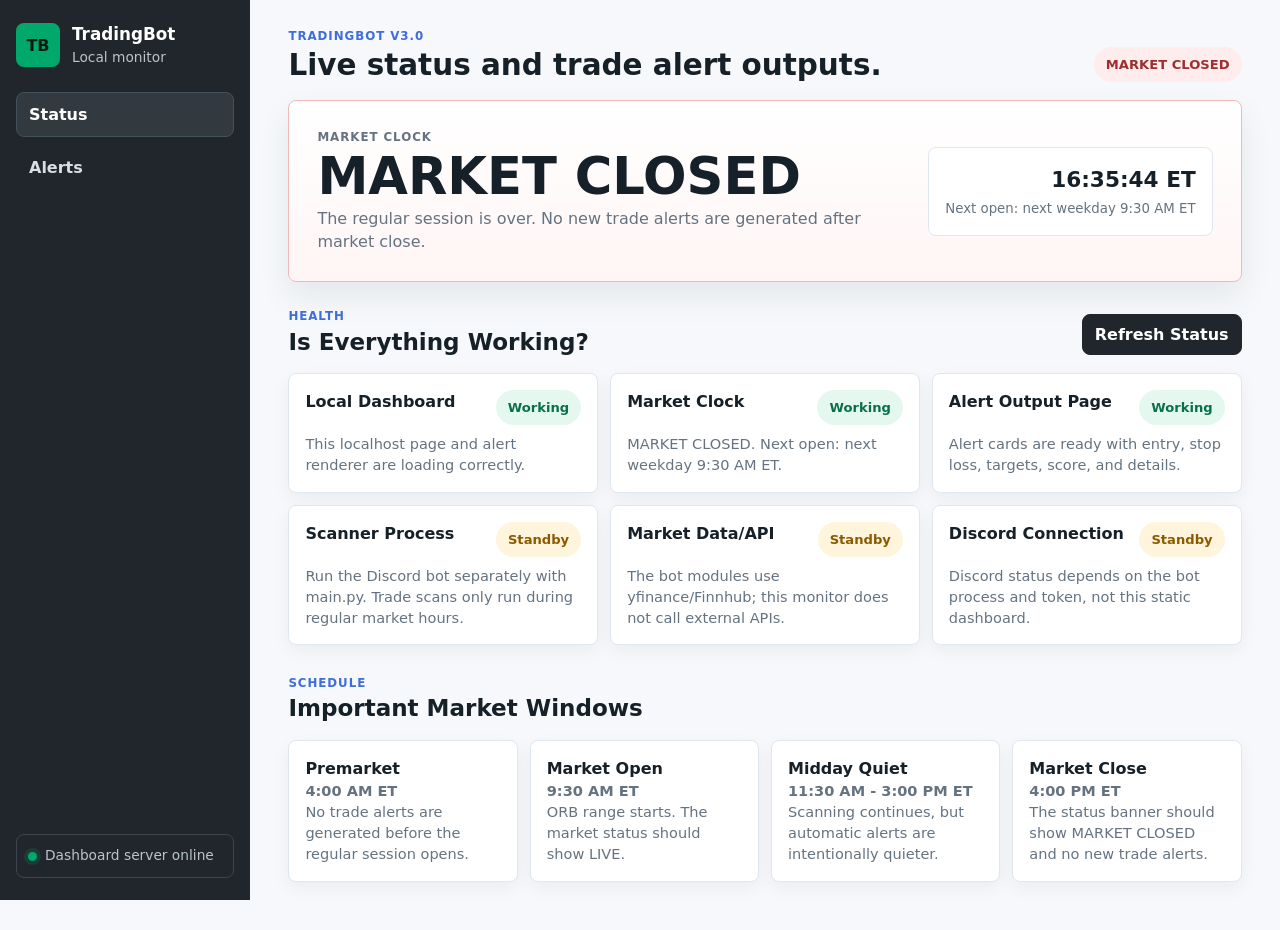
<file: Discord Bot/Discord Bot v1/site/index.html>
<!doctype html>
<html lang="en">
  <head>
    <meta charset="utf-8">
    <meta name="viewport" content="width=device-width, initial-scale=1">
    <title>TradingBot Local Monitor</title>
    <link rel="stylesheet" href="./styles.css">
  </head>
  <body>
    <div class="shell">
      <aside class="side">
        <div class="brand">
          <div class="brand-mark">TB</div>
          <div>
            <h1>TradingBot</h1>
            <p>Local monitor</p>
          </div>
        </div>

        <nav class="nav">
          <button class="nav-button active" type="button" data-section="status">Status</button>
          <button class="nav-button" type="button" data-section="alerts">Alerts</button>
        </nav>

        <div class="side-note">
          <span class="dot"></span>
          <span>Dashboard server online</span>
        </div>
      </aside>

      <main class="main">
        <header class="top">
          <div>
            <p class="eyebrow">TradingBot V3.0</p>
            <h2>Live status and trade alert outputs.</h2>
          </div>
          <div class="market-pill" id="topMarketPill">Checking market...</div>
        </header>

        <section class="page active" id="status">
          <article class="market-panel" id="marketPanel">
            <div>
              <p class="eyebrow">Market clock</p>
              <h3 id="marketTitle">Checking market...</h3>
              <p id="marketMessage">Reading Eastern Time market hours.</p>
            </div>
            <div class="market-time">
              <span id="etTime">--:-- ET</span>
              <small id="nextEvent">Next event loading</small>
            </div>
          </article>

          <div class="section-title">
            <div>
              <p class="eyebrow">Health</p>
              <h3>Is Everything Working?</h3>
            </div>
            <button class="button" id="refreshStatus" type="button">Refresh Status</button>
          </div>

          <div class="health-grid" id="healthGrid"></div>

          <div class="section-title small">
            <div>
              <p class="eyebrow">Schedule</p>
              <h3>Important Market Windows</h3>
            </div>
          </div>
          <div class="schedule-grid" id="scheduleGrid"></div>
        </section>

        <section class="page" id="alerts">
          <div class="section-title">
            <div>
              <p class="eyebrow">Alert outputs</p>
              <h3>Trade Alerts Feed</h3>
            </div>
            <div class="toolbar">
              <button class="button" id="addDemoAlert" type="button">Add Demo Alert</button>
              <button class="button secondary" id="clearDemoAlerts" type="button">Reset Feed</button>
            </div>
          </div>

          <div class="alert-filters" id="alertFilters"></div>
          <div class="alerts-notice" id="alertsNotice"></div>

          <div class="alerts-layout">
            <div class="alerts-feed" id="alertsFeed"></div>
            <aside class="alert-detail" id="alertDetail"></aside>
          </div>
        </section>
      </main>
    </div>

    <script src="./app.js"></script>
  </body>
</html>
</file>
<file: Discord Bot/Discord Bot v1/site/styles.css>
:root {
  color-scheme: light;
  --bg: #f6f8fb;
  --ink: #162028;
  --muted: #657381;
  --line: #dfe7ef;
  --panel: #ffffff;
  --soft: #eef3f7;
  --dark: #20262b;
  --green: #00a86b;
  --green-soft: #e5f8f0;
  --amber: #d68a00;
  --amber-soft: #fff4dc;
  --red: #db4b4b;
  --red-soft: #ffeded;
  --blue: #3f6ed8;
  --blue-soft: #ecf2ff;
  --gray-soft: #e8edf2;
  --shadow: 0 14px 32px rgba(28, 39, 49, 0.08);
}

* {
  box-sizing: border-box;
}

body {
  margin: 0;
  background: var(--bg);
  color: var(--ink);
  font-family: Inter, ui-sans-serif, system-ui, -apple-system, BlinkMacSystemFont, "Segoe UI", sans-serif;
  line-height: 1.45;
}

button {
  font: inherit;
  cursor: pointer;
}

.shell {
  min-height: 100vh;
  display: grid;
  grid-template-columns: 250px minmax(0, 1fr);
}

.side {
  position: sticky;
  top: 0;
  height: 100vh;
  padding: 22px 16px;
  background: var(--dark);
  color: #fff;
  display: flex;
  flex-direction: column;
  gap: 24px;
}

.brand {
  display: flex;
  align-items: center;
  gap: 12px;
}

.brand-mark {
  width: 44px;
  height: 44px;
  border-radius: 8px;
  display: grid;
  place-items: center;
  background: var(--green);
  color: #061812;
  font-weight: 900;
}

.brand h1 {
  margin: 0;
  font-size: 1.05rem;
}

.brand p,
.side-note {
  margin: 2px 0 0;
  color: #b9c4cc;
  font-size: 0.86rem;
}

.nav {
  display: grid;
  gap: 8px;
}

.nav-button {
  min-height: 42px;
  border: 1px solid transparent;
  border-radius: 8px;
  padding: 10px 12px;
  background: transparent;
  color: #d7dee4;
  text-align: left;
  font-weight: 800;
}

.nav-button.active,
.nav-button:hover {
  background: #323a40;
  border-color: #44505a;
  color: #fff;
}

.side-note {
  margin-top: auto;
  display: flex;
  align-items: center;
  gap: 8px;
  border: 1px solid #3c454d;
  border-radius: 8px;
  padding: 11px;
}

.dot {
  width: 9px;
  height: 9px;
  border-radius: 999px;
  background: var(--green);
  box-shadow: 0 0 0 4px rgba(0, 168, 107, 0.18);
}

.main {
  min-width: 0;
  padding: 28px clamp(16px, 3vw, 42px) 48px;
}

.top,
.section-title {
  display: flex;
  justify-content: space-between;
  gap: 18px;
  align-items: flex-end;
  margin-bottom: 18px;
}

.top h2,
.section-title h3 {
  margin: 4px 0 0;
  letter-spacing: 0;
  line-height: 1.12;
}

.top h2 {
  font-size: clamp(1.55rem, 2.3vw, 2.35rem);
}

.section-title {
  margin-top: 26px;
}

.section-title.small {
  margin-top: 30px;
}

.section-title h3 {
  font-size: clamp(1.25rem, 1.8vw, 1.8rem);
}

.eyebrow {
  margin: 0;
  color: var(--blue);
  text-transform: uppercase;
  letter-spacing: 0.08em;
  font-size: 0.74rem;
  font-weight: 900;
}

.page {
  display: none;
}

.page.active {
  display: block;
}

.market-pill,
.status-badge,
.alert-badge {
  border-radius: 999px;
  padding: 8px 12px;
  font-size: 0.82rem;
  font-weight: 900;
  white-space: nowrap;
}

.market-pill.open,
.status-badge.ok,
.alert-badge.high {
  background: var(--green-soft);
  color: #08704a;
}

.market-pill.closed,
.status-badge.off,
.alert-badge.low {
  background: var(--red-soft);
  color: #9d2f2f;
}

.market-pill.pre,
.status-badge.wait,
.alert-badge.medium {
  background: var(--amber-soft);
  color: #8a5a00;
}

.market-panel {
  display: grid;
  grid-template-columns: minmax(0, 1fr) auto;
  gap: 18px;
  align-items: center;
  border: 1px solid var(--line);
  border-radius: 8px;
  padding: clamp(18px, 3vw, 28px);
  background: var(--panel);
  box-shadow: var(--shadow);
}

.market-panel.open {
  border-color: #9adfc5;
  background: linear-gradient(180deg, #fff 0%, #f4fcf8 100%);
}

.market-panel.closed {
  border-color: #f0b9b9;
  background: linear-gradient(180deg, #fff 0%, #fff5f5 100%);
}

.market-panel.pre {
  border-color: #efd394;
  background: linear-gradient(180deg, #fff 0%, #fff9ec 100%);
}

.market-panel h3 {
  margin: 6px 0 6px;
  font-size: clamp(2rem, 4vw, 4rem);
  line-height: 0.95;
}

.market-panel p {
  margin: 0;
  color: var(--muted);
  max-width: 720px;
}

.market-time {
  min-width: 210px;
  border: 1px solid var(--line);
  border-radius: 8px;
  padding: 16px;
  background: #fff;
  text-align: right;
}

.market-time span,
.market-time small {
  display: block;
}

.market-time span {
  font-size: 1.35rem;
  font-weight: 900;
}

.market-time small {
  margin-top: 4px;
  color: var(--muted);
}

.button {
  min-height: 38px;
  border: 1px solid var(--dark);
  border-radius: 8px;
  padding: 8px 12px;
  background: var(--dark);
  color: #fff;
  font-weight: 900;
}

.button.secondary {
  background: #fff;
  border-color: var(--line);
  color: var(--ink);
}

.button:disabled {
  cursor: not-allowed;
  background: #8d99a4;
  border-color: #8d99a4;
  color: #fff;
}

.toolbar,
.alert-filters {
  display: flex;
  flex-wrap: wrap;
  gap: 8px;
}

.health-grid,
.schedule-grid {
  display: grid;
  gap: 12px;
}

.health-grid {
  grid-template-columns: repeat(3, minmax(220px, 1fr));
}

.schedule-grid {
  grid-template-columns: repeat(4, minmax(170px, 1fr));
}

.health-card,
.schedule-card,
.alert-card,
.alert-detail {
  border: 1px solid var(--line);
  border-radius: 8px;
  background: var(--panel);
  box-shadow: 0 6px 18px rgba(28, 39, 49, 0.05);
}

.health-card,
.schedule-card {
  padding: 16px;
}

.health-head {
  display: flex;
  justify-content: space-between;
  gap: 12px;
  align-items: flex-start;
  margin-bottom: 8px;
}

.health-card h4,
.schedule-card h4,
.alert-card h4,
.alert-detail h4 {
  margin: 0;
  letter-spacing: 0;
}

.health-card p,
.schedule-card p {
  margin: 0;
  color: var(--muted);
  font-size: 0.91rem;
}

.alert-filters {
  margin-bottom: 16px;
}

.alerts-notice {
  border: 1px solid var(--line);
  border-radius: 8px;
  padding: 12px 14px;
  margin: 0 0 16px;
  color: var(--muted);
  background: #fff;
}

.alerts-notice strong {
  color: var(--ink);
}

.alerts-notice.open {
  border-color: #9adfc5;
  background: var(--green-soft);
}

.alerts-notice.closed {
  border-color: #f0b9b9;
  background: var(--red-soft);
}

.filter-button {
  min-height: 36px;
  border: 1px solid var(--line);
  border-radius: 8px;
  background: #fff;
  color: var(--muted);
  padding: 8px 12px;
  font-weight: 900;
}

.filter-button.active {
  background: var(--dark);
  border-color: var(--dark);
  color: #fff;
}

.alerts-layout {
  display: grid;
  grid-template-columns: minmax(0, 1fr) minmax(300px, 390px);
  gap: 16px;
  align-items: start;
}

.alerts-feed {
  display: grid;
  gap: 12px;
}

.alert-card {
  position: relative;
  overflow: hidden;
  padding: 16px 16px 16px 20px;
  text-align: left;
  color: var(--ink);
  cursor: pointer;
}

.alert-card::before {
  content: "";
  position: absolute;
  inset: 0 auto 0 0;
  width: 5px;
  background: var(--alert-color, var(--green));
}

.alert-card.selected {
  border-color: var(--blue);
  box-shadow: 0 0 0 4px rgba(63, 110, 216, 0.12);
}

.alert-head {
  display: flex;
  justify-content: space-between;
  gap: 12px;
  align-items: flex-start;
}

.alert-title small {
  display: block;
  margin-top: 4px;
  color: var(--muted);
  font-weight: 700;
}

.level-grid {
  display: grid;
  grid-template-columns: repeat(5, minmax(96px, 1fr));
  gap: 8px;
  margin-top: 14px;
}

.level {
  border: 1px solid var(--line);
  border-radius: 8px;
  padding: 10px;
  background: #fbfdff;
}

.level span,
.level b {
  display: block;
}

.level span {
  color: var(--muted);
  font-size: 0.74rem;
  font-weight: 900;
  text-transform: uppercase;
  letter-spacing: 0.05em;
}

.level b {
  margin-top: 3px;
}

.level.stop {
  background: var(--red-soft);
  border-color: #f1c5c5;
}

.alert-actions {
  display: flex;
  flex-wrap: wrap;
  gap: 8px;
  margin-top: 12px;
}

.small-button {
  min-height: 32px;
  border: 1px solid var(--line);
  border-radius: 8px;
  background: #fff;
  color: var(--ink);
  padding: 6px 10px;
  font-size: 0.82rem;
  font-weight: 900;
}

.small-button.primary {
  background: var(--blue-soft);
  color: #244a9c;
  border-color: #cad8ff;
}

.alert-detail {
  position: sticky;
  top: 20px;
  padding: 16px;
}

.detail-list {
  display: grid;
  gap: 9px;
  margin: 14px 0;
}

.detail-row {
  display: flex;
  justify-content: space-between;
  gap: 12px;
  border-bottom: 1px solid var(--line);
  padding-bottom: 8px;
}

.detail-row span {
  color: var(--muted);
}

.plain-box {
  border-radius: 8px;
  background: var(--soft);
  padding: 12px;
  color: var(--muted);
}

@media (max-width: 1080px) {
  .health-grid,
  .schedule-grid {
    grid-template-columns: repeat(2, minmax(0, 1fr));
  }

  .alerts-layout,
  .market-panel {
    grid-template-columns: 1fr;
  }

  .market-time {
    min-width: 0;
    text-align: left;
  }
}

@media (max-width: 760px) {
  .shell {
    grid-template-columns: 1fr;
  }

  .side {
    position: static;
    height: auto;
  }

  .nav {
    grid-template-columns: 1fr 1fr;
  }

  .top,
  .section-title {
    align-items: flex-start;
    flex-direction: column;
  }

  .health-grid,
  .schedule-grid,
  .level-grid {
    grid-template-columns: 1fr;
  }

  .alert-detail {
    position: static;
  }
}
</file>
